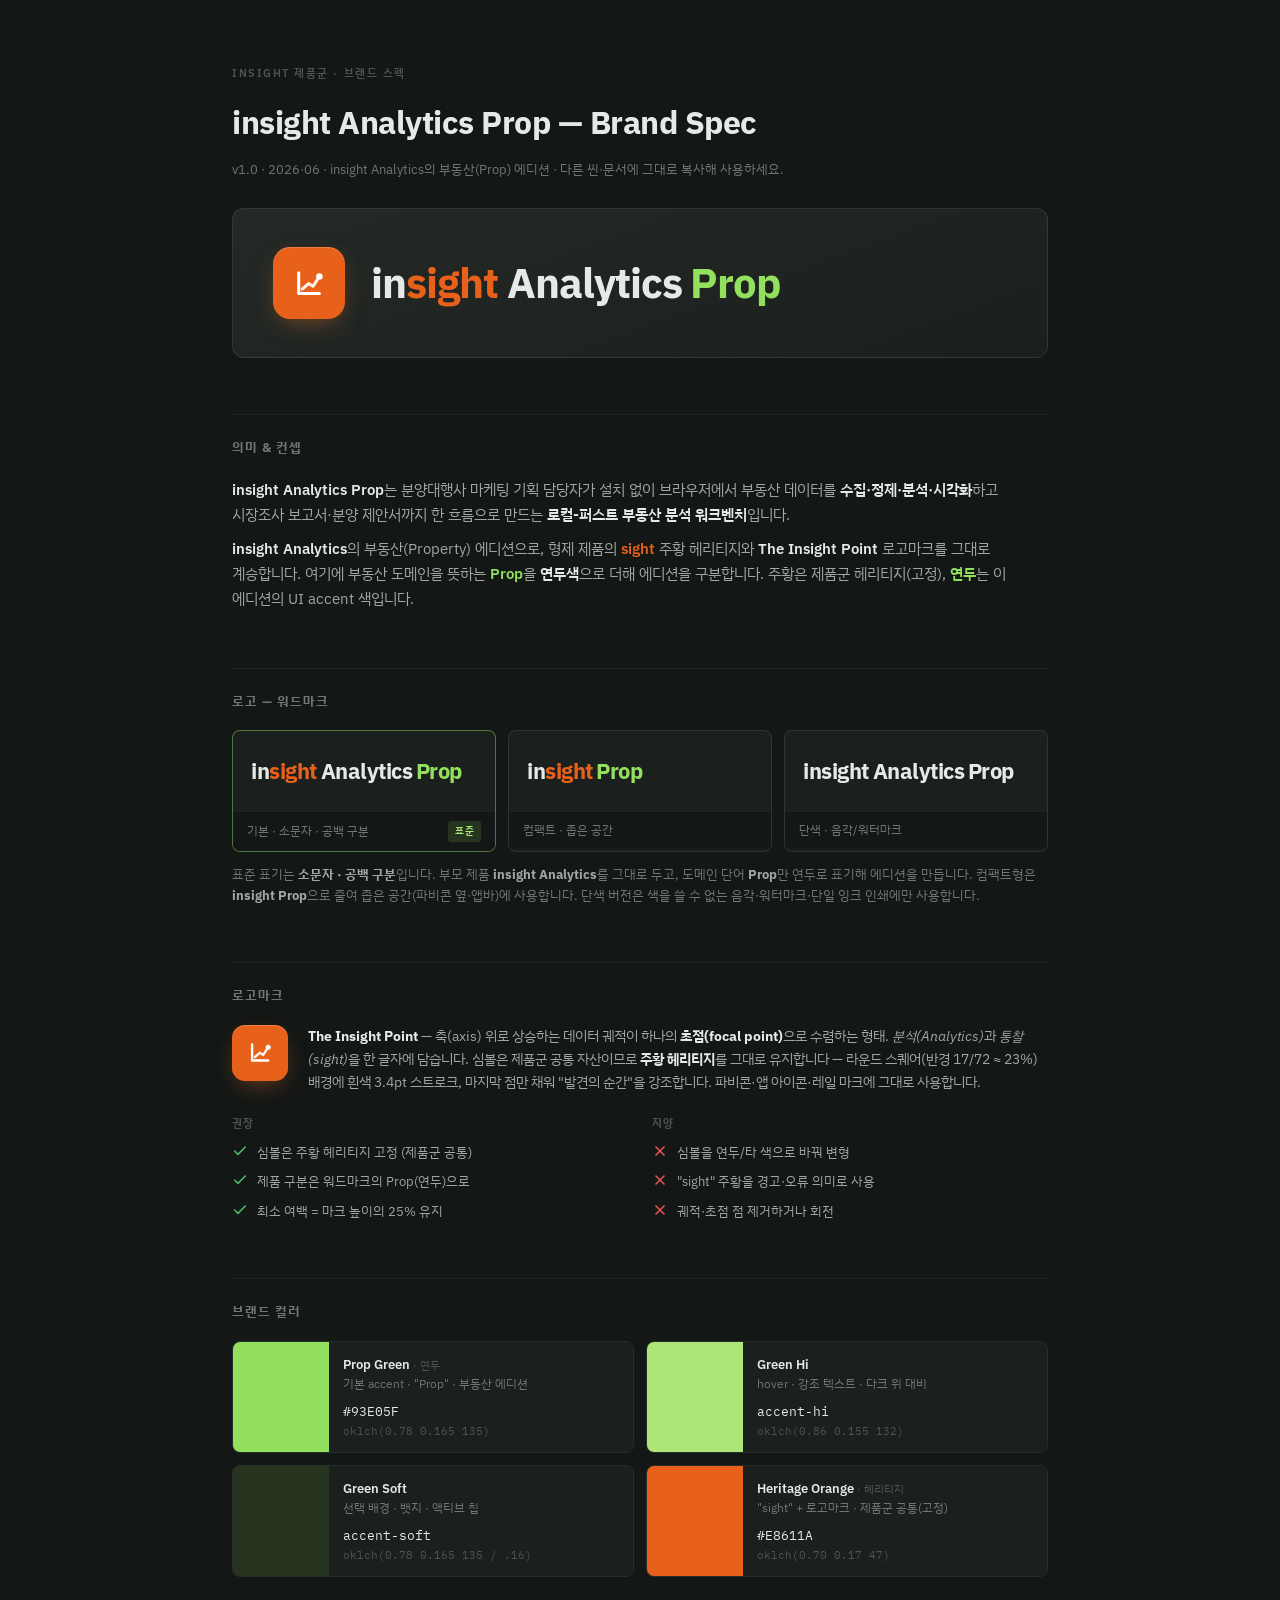
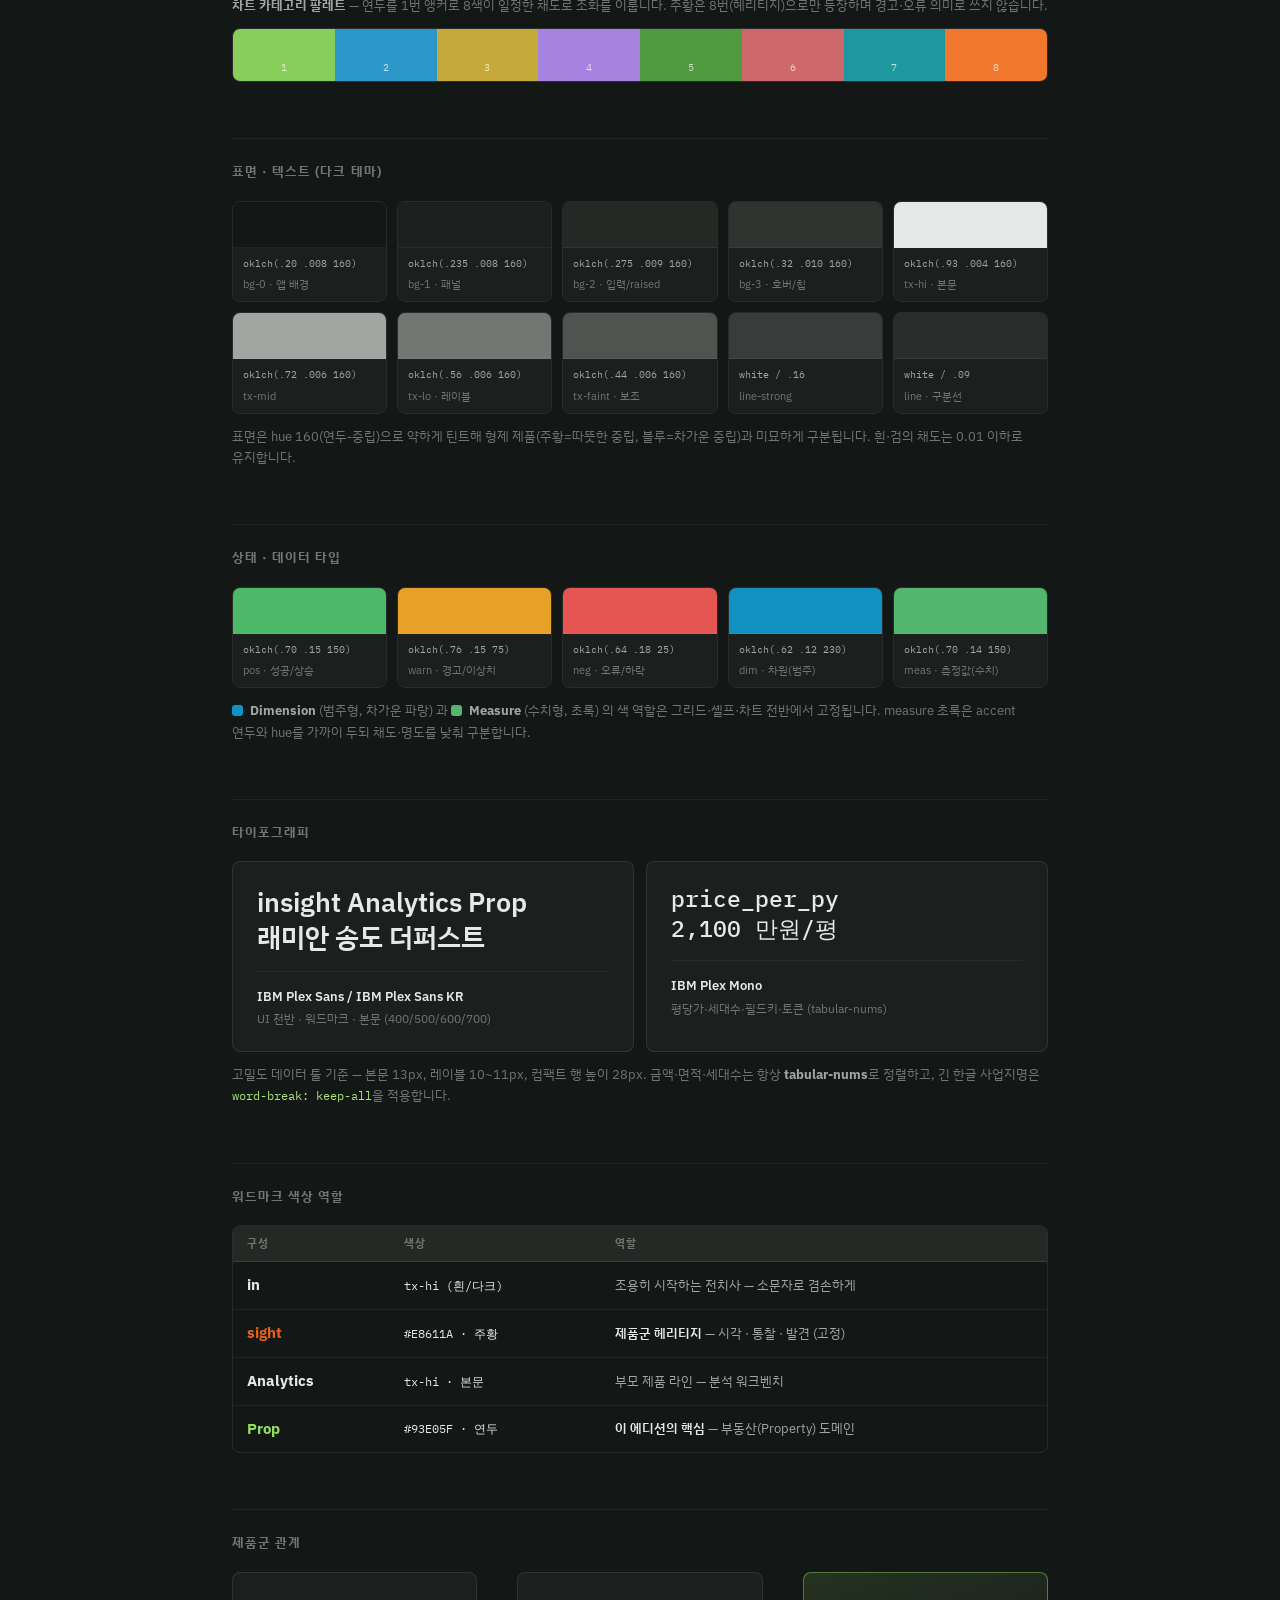
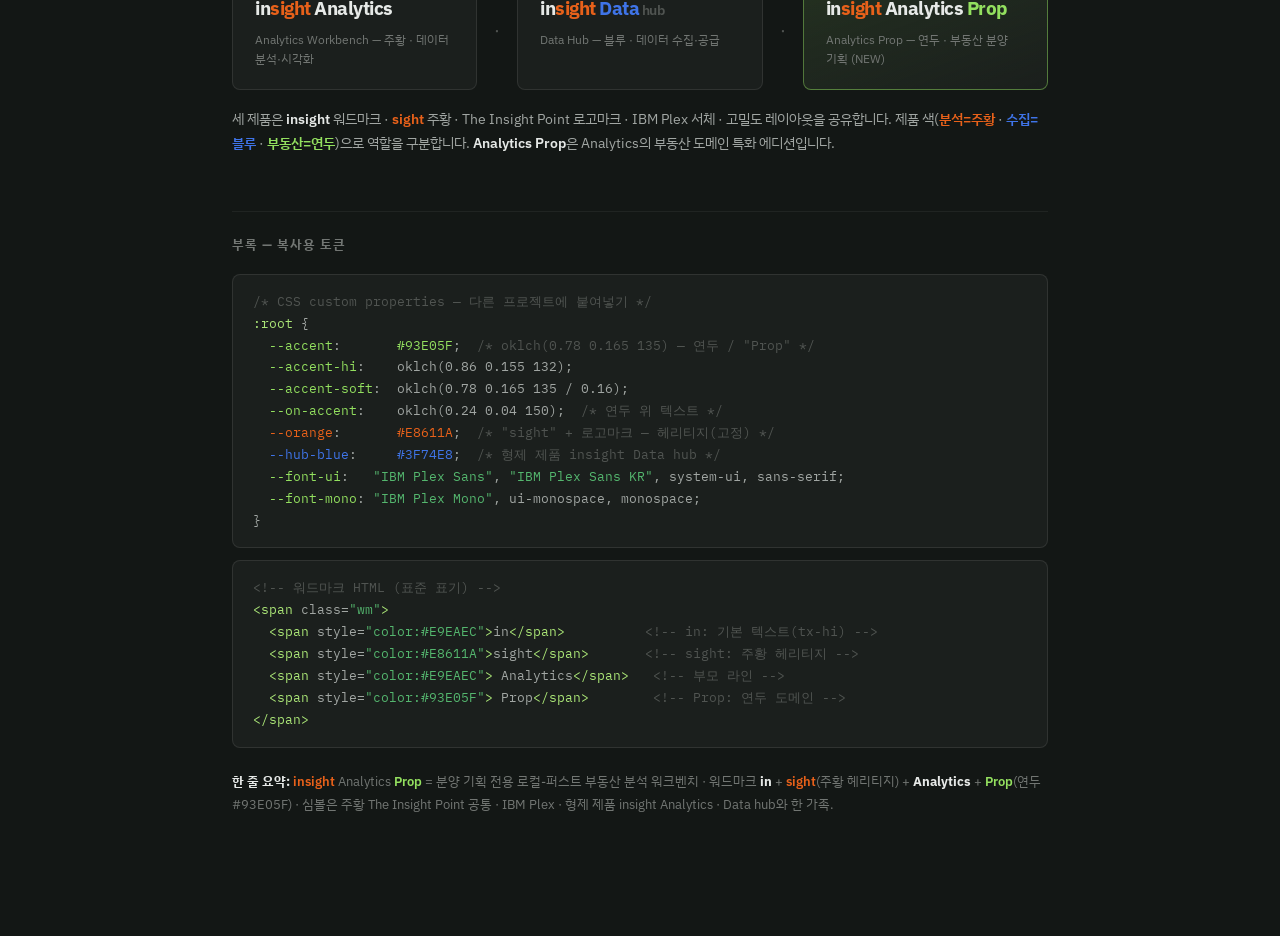
<file: docs/design_reference/insight Analytics workbench for prop/insight Analytics Prop - Brand Spec.html>
<!DOCTYPE html>
<html lang="ko" data-theme="dark">
<head>
<meta charset="utf-8" />
<meta name="viewport" content="width=device-width, initial-scale=1.0" />
<title>insight Analytics Prop — Brand Spec</title>
<link rel="preconnect" href="https://fonts.googleapis.com" />
<link rel="preconnect" href="https://fonts.gstatic.com" crossorigin />
<link href="https://fonts.googleapis.com/css2?family=IBM+Plex+Sans:wght@400;500;600;700&family=IBM+Plex+Sans+KR:wght@400;500;600;700&family=IBM+Plex+Mono:wght@400;500;600&display=swap" rel="stylesheet" />
<style>
  :root {
    /* Surfaces — faint green-neutral (hue 160) */
    --bg-0: oklch(0.20 0.008 160);
    --bg-1: oklch(0.235 0.008 160);
    --bg-2: oklch(0.275 0.009 160);
    --bg-3: oklch(0.32 0.010 160);
    --line: oklch(1 0 0 / 0.09);
    --line-2: oklch(1 0 0 / 0.055);
    --line-strong: oklch(1 0 0 / 0.16);
    /* Text */
    --tx-hi: oklch(0.93 0.004 160);
    --tx-mid: oklch(0.72 0.006 160);
    --tx-lo: oklch(0.56 0.006 160);
    --tx-faint: oklch(0.44 0.006 160);
    /* Brand — Prop Green(연두) accent */
    --accent: #93E05F;                 /* 연두 — oklch(0.78 0.165 135) */
    --accent-hi: oklch(0.86 0.155 132);
    --accent-deep: oklch(0.62 0.15 140);
    --accent-soft: oklch(0.78 0.165 135 / 0.16);
    --accent-line: oklch(0.78 0.165 135 / 0.50);
    --on-accent: oklch(0.24 0.04 150);
    /* Heritage + sibling marks */
    --orange: #E8611A;                 /* "sight" + 로고마크 — 제품군 헤리티지(고정) */
    --hub-blue: #3F74E8;               /* 형제 제품 — Data hub */
    /* Data roles */
    --dim: oklch(0.62 0.12 230);
    --meas: oklch(0.70 0.14 150);
    --pos: oklch(0.70 0.15 150);
    --warn: oklch(0.76 0.15 75);
    --neg: oklch(0.64 0.18 25);
    /* Chart palette — green-anchored */
    --cat-1: oklch(0.78 0.165 135);
    --cat-2: oklch(0.64 0.12 235);
    --cat-3: oklch(0.74 0.13 95);
    --cat-4: oklch(0.68 0.14 300);
    --cat-5: oklch(0.62 0.15 140);
    --cat-6: oklch(0.64 0.13 20);
    --cat-7: oklch(0.62 0.10 200);
    --cat-8: oklch(0.70 0.17 48);

    --font-ui: "IBM Plex Sans", "IBM Plex Sans KR", system-ui, -apple-system, sans-serif;
    --font-mono: "IBM Plex Mono", ui-monospace, monospace;
    --r-sm: 4px; --r-md: 8px; --r-lg: 12px;
  }
  * { margin: 0; padding: 0; box-sizing: border-box; }
  ::selection { background: var(--accent-soft); }
  body {
    background: var(--bg-0); color: var(--tx-hi);
    font-family: var(--font-ui); font-size: 16px; line-height: 1.65;
    -webkit-font-smoothing: antialiased; word-break: keep-all;
  }
  .wrap { max-width: 880px; margin: 0 auto; padding: 64px 32px 120px; }

  .eyebrow { font-size: 11px; font-weight: 600; letter-spacing: 0.14em; text-transform: uppercase; color: var(--tx-faint); }
  h1 { font-size: 32px; font-weight: 700; letter-spacing: -0.5px; margin: 14px 0 10px; color: var(--tx-hi); }
  .sub { font-size: 13px; color: var(--tx-lo); margin-bottom: 28px; }
  .sub code { font-family: var(--font-mono); font-size: 12px; color: var(--tx-mid); }

  /* Wordmark display */
  .wm-display {
    display: flex; align-items: center; gap: 26px;
    background: linear-gradient(160deg, var(--bg-2), var(--bg-1));
    border: 1px solid var(--line); border-radius: var(--r-lg);
    padding: 38px 40px; margin-bottom: 16px;
  }
  .wm { font-size: 42px; font-weight: 700; letter-spacing: -1px; line-height: 1; white-space: nowrap; }
  .wm .in { color: var(--tx-hi); }
  .wm .sight { color: var(--orange); }
  .wm .analytics { color: var(--tx-hi); margin-left: 0.22em; }
  .wm .prop { color: var(--accent); margin-left: 0.18em; }

  /* Logomark — orange heritage */
  .logomark {
    width: 72px; height: 72px; border-radius: 17px; flex-shrink: 0;
    background: var(--orange); display: flex; align-items: center; justify-content: center;
    box-shadow: 0 1px 0 oklch(1 0 0 / 0.18) inset, 0 8px 24px -8px oklch(0.70 0.17 47 / 0.5);
  }
  .logomark.sm { width: 56px; height: 56px; border-radius: 13px; }
  .logomark svg { width: 60%; height: 60%; }

  section { margin-top: 56px; }
  h2 {
    font-size: 13px; font-weight: 700; letter-spacing: 0.08em; text-transform: uppercase;
    color: var(--tx-lo); padding-top: 22px; border-top: 1px solid var(--line-2); margin-bottom: 18px;
  }
  p.lead { font-size: 14.5px; color: var(--tx-mid); line-height: 1.75; margin-bottom: 8px; }
  p.lead b { color: var(--tx-hi); font-weight: 600; }
  .accent-tx { color: var(--accent); font-weight: 600; }
  .orange-tx { color: var(--orange); font-weight: 600; }

  .grid-3 { display: grid; grid-template-columns: repeat(3, 1fr); gap: 12px; }
  .wm-card { background: var(--bg-1); border: 1px solid var(--line); border-radius: var(--r-md); overflow: hidden; }
  .wm-card.primary { border-color: var(--accent-line); }
  .wm-card .body { padding: 22px 18px; display: flex; align-items: center; min-height: 78px; }
  .wm-card .foot { display: flex; align-items: center; gap: 8px; padding: 9px 14px; border-top: 1px solid var(--line-2); background: var(--bg-0); }
  .wm-card .foot .lbl { font-size: 11.5px; color: var(--tx-lo); white-space: nowrap; }
  .wm-card .foot .tag { margin-left: auto; font-size: 10px; font-weight: 700; padding: 2px 7px; border-radius: 3px; background: var(--accent-soft); color: var(--accent-hi); letter-spacing: 0.04em; }
  .wm-md { font-size: 22px; font-weight: 700; letter-spacing: -0.5px; white-space: nowrap; }
  .wm-md .in { color: var(--tx-hi); } .wm-md .sight { color: var(--orange); }
  .wm-md .analytics { color: var(--tx-hi); margin-left: 0.2em; } .wm-md .prop { color: var(--accent); margin-left: 0.16em; }
  .wm-md.mono .in, .wm-md.mono .sight, .wm-md.mono .analytics, .wm-md.mono .prop { color: var(--tx-hi); }
  .note { font-size: 12.5px; color: var(--tx-lo); line-height: 1.7; margin-top: 12px; }
  .note b { color: var(--tx-mid); }

  .lm-row { display: flex; align-items: flex-start; gap: 20px; }
  .lm-text { font-size: 13.5px; color: var(--tx-mid); line-height: 1.7; }
  .lm-text b { color: var(--tx-hi); }

  .dd { display: grid; grid-template-columns: 1fr 1fr; gap: 24px; margin-top: 20px; }
  .dd-h { font-size: 11px; font-weight: 700; letter-spacing: 0.08em; text-transform: uppercase; color: var(--tx-faint); margin-bottom: 10px; }
  .dd ul { list-style: none; display: flex; flex-direction: column; gap: 8px; }
  .dd li { display: flex; align-items: flex-start; gap: 9px; font-size: 13px; color: var(--tx-mid); }
  .dd .mk { width: 16px; height: 16px; flex-shrink: 0; margin-top: 1px; }
  .dd .ok .mk { color: var(--pos); } .dd .no .mk { color: var(--neg); }

  .colors { display: grid; grid-template-columns: 1fr 1fr; gap: 12px; }
  .col-card { display: flex; border: 1px solid var(--line); border-radius: var(--r-md); overflow: hidden; }
  .col-swatch { width: 96px; flex-shrink: 0; }
  .col-meta { padding: 12px 14px; background: var(--bg-1); flex: 1; min-width: 0; }
  .col-name { font-size: 13px; font-weight: 600; color: var(--tx-hi); }
  .col-role { font-size: 11.5px; color: var(--tx-lo); margin-bottom: 7px; }
  .col-hex { font-family: var(--font-mono); font-size: 12.5px; color: var(--tx-hi); }
  .col-oklch { font-family: var(--font-mono); font-size: 11px; color: var(--tx-faint); }

  .sw-grid { display: grid; grid-template-columns: repeat(5, 1fr); gap: 10px; }
  .sw-grid.s4 { grid-template-columns: repeat(5, 1fr); }
  .sw { border: 1px solid var(--line); border-radius: var(--r-md); overflow: hidden; }
  .sw .chip { height: 46px; border-bottom: 1px solid var(--line-2); }
  .sw .meta { padding: 8px 10px; background: var(--bg-1); }
  .sw .okk { font-family: var(--font-mono); font-size: 10px; color: var(--tx-mid); display: block; word-break: break-all; }
  .sw .nm { font-size: 11px; color: var(--tx-lo); margin-top: 3px; display: block; }

  .pal { display: flex; border-radius: var(--r-md); overflow: hidden; border: 1px solid var(--line); margin-top: 12px; }
  .pal span { flex: 1; height: 52px; position: relative; }
  .pal span::after { content: attr(data-i); position: absolute; bottom: 5px; left: 0; right: 0; text-align: center; font-family: var(--font-mono); font-size: 10px; color: oklch(1 0 0 / 0.7); }

  .typo { display: grid; grid-template-columns: 1fr 1fr; gap: 12px; }
  .typo-card { background: var(--bg-1); border: 1px solid var(--line); border-radius: var(--r-md); padding: 22px 24px; }
  .typo-big { font-size: 27px; font-weight: 600; color: var(--tx-hi); line-height: 1.3; }
  .typo-big.mono { font-family: var(--font-mono); font-weight: 500; font-size: 23px; }
  .typo-meta { margin-top: 16px; padding-top: 14px; border-top: 1px solid var(--line-2); }
  .typo-fam { font-size: 13px; font-weight: 600; color: var(--tx-hi); }
  .typo-use { font-size: 11.5px; color: var(--tx-lo); margin-top: 3px; }

  .tbl-wrap { border: 1px solid var(--line); border-radius: var(--r-md); overflow: hidden; }
  table { width: 100%; border-collapse: collapse; }
  th { background: var(--bg-2); text-align: left; font-size: 10.5px; font-weight: 700; text-transform: uppercase; letter-spacing: 0.07em; color: var(--tx-lo); padding: 9px 14px; border-bottom: 1px solid var(--line); }
  td { padding: 11px 14px; font-size: 13px; color: var(--tx-mid); border-bottom: 1px solid var(--line-2); vertical-align: middle; }
  tr:last-child td { border-bottom: none; }
  td b { color: var(--tx-hi); font-weight: 600; }
  .wm-pill { font-size: 15px; font-weight: 700; }
  .wm-pill .in { color: var(--tx-hi); } .wm-pill .sight { color: var(--orange); }
  .wm-pill .analytics { color: var(--tx-hi); } .wm-pill .prop { color: var(--accent); }
  .dot { display: inline-block; width: 11px; height: 11px; border-radius: 3px; vertical-align: -1px; margin-right: 7px; }
  .mono-sm { font-family: var(--font-mono); font-size: 12px; color: var(--tx-hi); }

  .family { display: flex; align-items: stretch; gap: 0; margin-bottom: 18px; }
  .fam-card { flex: 1; background: var(--bg-1); border: 1px solid var(--line); border-radius: var(--r-md); padding: 20px 22px; }
  .fam-card.active { border-color: var(--accent-line); background: linear-gradient(160deg, var(--accent-soft), var(--bg-1)); }
  .fam-wm { font-size: 19px; font-weight: 700; letter-spacing: -0.5px; }
  .fam-wm .in { color: var(--tx-hi); }
  .fam-wm .hub { color: var(--tx-faint); font-size: 0.72em; font-weight: 600; }
  .fam-sub { font-size: 11.5px; color: var(--tx-lo); margin-top: 7px; }
  .fam-link { display: flex; align-items: center; justify-content: center; width: 40px; flex-shrink: 0; color: var(--tx-faint); font-size: 18px; }

  pre { background: var(--bg-1); border: 1px solid var(--line); border-radius: var(--r-md); padding: 16px 20px; overflow-x: auto; font-family: var(--font-mono); font-size: 12.5px; line-height: 1.75; color: var(--tx-mid); margin-top: 12px; }
  pre .c { color: var(--tx-faint); }
  pre .k { color: var(--accent-hi); }
  pre .s { color: var(--meas); }
  pre .b { color: var(--hub-blue); }
  pre .g { color: var(--accent); }
  pre .o { color: var(--orange); }

  .summary { margin-top: 22px; font-size: 13px; color: var(--tx-lo); line-height: 1.8; }
  .summary b { color: var(--tx-hi); }
  .summary .sight { color: var(--orange); font-weight: 600; }
  .summary .prop { color: var(--accent); font-weight: 600; }

  @media (max-width: 720px) {
    .grid-3, .colors, .typo, .sw-grid, .sw-grid.s4, .dd { grid-template-columns: 1fr 1fr; }
    .family { flex-direction: column; gap: 12px; } .fam-link { width: auto; height: 28px; transform: rotate(90deg); }
    .wm { font-size: 30px; } .wm-display { flex-direction: column; align-items: flex-start; gap: 18px; }
  }
</style>
</head>
<template id="__bundler_thumbnail" data-bg-color="#1b201b">
  <svg viewBox="0 0 1200 800" xmlns="http://www.w3.org/2000/svg">
    <rect x="468" y="284" width="264" height="264" rx="60" fill="#E8611A"></rect>
    <g stroke="#ffffff" stroke-width="20" fill="none" stroke-linecap="round" stroke-linejoin="round">
      <path d="M536 360 V472 H648"></path>
      <path d="M560 444 L596 408 L622 424 L660 376"></path>
    </g>
    <circle cx="660" cy="376" r="18" fill="#ffffff"></circle>
    <rect x="700" y="520" width="64" height="64" rx="16" fill="#93E05F"></rect>
  </svg>
</template>
<body>
<div class="wrap">

  <!-- Hero -->
  <div class="eyebrow">Insight 제품군 · 브랜드 스펙</div>
  <h1>insight Analytics Prop — Brand Spec</h1>
  <div class="sub">v1.0 · 2026·06 · insight Analytics의 부동산(Prop) 에디션 · 다른 씬·문서에 그대로 복사해 사용하세요.</div>

  <div class="wm-display">
    <div class="logomark">
      <svg viewBox="0 0 48 48" fill="none" stroke="#fff" stroke-width="3.4" stroke-linecap="round" stroke-linejoin="round">
        <path d="M13 12 V35 H36" />
        <path d="M17 30 L24 24 L29 27 L36 16" stroke-opacity="0.92" />
        <circle cx="36" cy="16" r="3.6" fill="#fff" stroke="none" />
      </svg>
    </div>
    <div class="wm"><span class="in">in</span><span class="sight">sight</span><span class="analytics">Analytics</span><span class="prop">Prop</span></div>
  </div>

  <!-- 의미 & 컨셉 -->
  <section>
    <h2>의미 &amp; 컨셉</h2>
    <p class="lead">
      <b>insight Analytics Prop</b>는 분양대행사 마케팅 기획 담당자가 설치 없이 브라우저에서 부동산 데이터를 <b>수집·정제·분석·시각화</b>하고 시장조사 보고서·분양 제안서까지 한 흐름으로 만드는 <b>로컬-퍼스트 부동산 분석 워크벤치</b>입니다.
    </p>
    <p class="lead">
      <b>insight Analytics</b>의 부동산(Property) 에디션으로, 형제 제품의 <span class="orange-tx">sight</span> 주황 헤리티지와 <b>The Insight Point</b> 로고마크를 그대로 계승합니다. 여기에 부동산 도메인을 뜻하는 <span class="accent-tx">Prop</span>을 <b>연두색</b>으로 더해 에디션을 구분합니다. 주황은 제품군 헤리티지(고정), <span class="accent-tx">연두</span>는 이 에디션의 UI accent 색입니다.
    </p>
  </section>

  <!-- 로고 — 워드마크 -->
  <section>
    <h2>로고 — 워드마크</h2>
    <div class="grid-3">
      <div class="wm-card primary">
        <div class="body"><span class="wm-md"><span class="in">in</span><span class="sight">sight</span><span class="analytics">Analytics</span><span class="prop">Prop</span></span></div>
        <div class="foot"><span class="lbl">기본 · 소문자 · 공백 구분</span><span class="tag">표준</span></div>
      </div>
      <div class="wm-card">
        <div class="body"><span class="wm-md"><span class="in">in</span><span class="sight">sight</span><span class="prop">Prop</span></span></div>
        <div class="foot"><span class="lbl">컴팩트 · 좁은 공간</span></div>
      </div>
      <div class="wm-card">
        <div class="body"><span class="wm-md mono"><span class="in">in</span><span class="sight">sight</span><span class="analytics">Analytics</span><span class="prop">Prop</span></span></div>
        <div class="foot"><span class="lbl">단색 · 음각/워터마크</span></div>
      </div>
    </div>
    <p class="note">
      표준 표기는 <b>소문자 · 공백 구분</b>입니다. 부모 제품 <b>insight Analytics</b>를 그대로 두고, 도메인 단어 <b>Prop</b>만 연두로 표기해 에디션을 만듭니다. 컴팩트형은 <b>insight Prop</b>으로 줄여 좁은 공간(파비콘 옆·앱바)에 사용합니다. 단색 버전은 색을 쓸 수 없는 음각·워터마크·단일 잉크 인쇄에만 사용합니다.
    </p>
  </section>

  <!-- 로고마크 -->
  <section>
    <h2>로고마크</h2>
    <div class="lm-row">
      <div class="logomark sm">
        <svg viewBox="0 0 48 48" fill="none" stroke="#fff" stroke-width="3.4" stroke-linecap="round" stroke-linejoin="round">
          <path d="M13 12 V35 H36" />
          <path d="M17 30 L24 24 L29 27 L36 16" stroke-opacity="0.92" />
          <circle cx="36" cy="16" r="3.6" fill="#fff" stroke="none" />
        </svg>
      </div>
      <div class="lm-text">
        <b>The Insight Point</b> — 축(axis) 위로 상승하는 데이터 궤적이 하나의 <b>초점(focal point)</b>으로 수렴하는 형태. <em>분석(Analytics)</em>과 <em>통찰(sight)</em>을 한 글자에 담습니다. 심볼은 제품군 공통 자산이므로 <b>주황 헤리티지</b>를 그대로 유지합니다 — 라운드 스퀘어(반경 17/72 ≈ 23%) 배경에 흰색 3.4pt 스트로크, 마지막 점만 채워 "발견의 순간"을 강조합니다. 파비콘·앱 아이콘·레일 마크에 그대로 사용합니다.
      </div>
    </div>
    <div class="dd">
      <div>
        <div class="dd-h">권장</div>
        <ul>
          <li class="ok"><svg class="mk" viewBox="0 0 24 24" fill="none" stroke="currentColor" stroke-width="2.4" stroke-linecap="round" stroke-linejoin="round"><polyline points="20 6 9 17 4 12"/></svg>심볼은 주황 헤리티지 고정 (제품군 공통)</li>
          <li class="ok"><svg class="mk" viewBox="0 0 24 24" fill="none" stroke="currentColor" stroke-width="2.4" stroke-linecap="round" stroke-linejoin="round"><polyline points="20 6 9 17 4 12"/></svg>제품 구분은 워드마크의 Prop(연두)으로</li>
          <li class="ok"><svg class="mk" viewBox="0 0 24 24" fill="none" stroke="currentColor" stroke-width="2.4" stroke-linecap="round" stroke-linejoin="round"><polyline points="20 6 9 17 4 12"/></svg>최소 여백 = 마크 높이의 25% 유지</li>
        </ul>
      </div>
      <div>
        <div class="dd-h">지양</div>
        <ul>
          <li class="no"><svg class="mk" viewBox="0 0 24 24" fill="none" stroke="currentColor" stroke-width="2.4" stroke-linecap="round" stroke-linejoin="round"><line x1="18" y1="6" x2="6" y2="18"/><line x1="6" y1="6" x2="18" y2="18"/></svg>심볼을 연두/타 색으로 바꿔 변형</li>
          <li class="no"><svg class="mk" viewBox="0 0 24 24" fill="none" stroke="currentColor" stroke-width="2.4" stroke-linecap="round" stroke-linejoin="round"><line x1="18" y1="6" x2="6" y2="18"/><line x1="6" y1="6" x2="18" y2="18"/></svg>"sight" 주황을 경고·오류 의미로 사용</li>
          <li class="no"><svg class="mk" viewBox="0 0 24 24" fill="none" stroke="currentColor" stroke-width="2.4" stroke-linecap="round" stroke-linejoin="round"><line x1="18" y1="6" x2="6" y2="18"/><line x1="6" y1="6" x2="18" y2="18"/></svg>궤적·초점 점 제거하거나 회전</li>
        </ul>
      </div>
    </div>
  </section>

  <!-- 브랜드 컬러 -->
  <section>
    <h2>브랜드 컬러</h2>
    <div class="colors">
      <div class="col-card">
        <div class="col-swatch" style="background:#93E05F"></div>
        <div class="col-meta">
          <div class="col-name">Prop Green <span style="color:var(--tx-faint);font-weight:400;font-size:.85em">· 연두</span></div>
          <div class="col-role">기본 accent · "Prop" · 부동산 에디션</div>
          <div class="col-hex">#93E05F</div>
          <div class="col-oklch">oklch(0.78 0.165 135)</div>
        </div>
      </div>
      <div class="col-card">
        <div class="col-swatch" style="background:oklch(0.86 0.155 132)"></div>
        <div class="col-meta">
          <div class="col-name">Green Hi</div>
          <div class="col-role">hover · 강조 텍스트 · 다크 위 대비</div>
          <div class="col-hex">accent-hi</div>
          <div class="col-oklch">oklch(0.86 0.155 132)</div>
        </div>
      </div>
      <div class="col-card">
        <div class="col-swatch" style="background:var(--accent-soft)"></div>
        <div class="col-meta">
          <div class="col-name">Green Soft</div>
          <div class="col-role">선택 배경 · 뱃지 · 액티브 칩</div>
          <div class="col-hex">accent-soft</div>
          <div class="col-oklch">oklch(0.78 0.165 135 / .16)</div>
        </div>
      </div>
      <div class="col-card">
        <div class="col-swatch" style="background:#E8611A"></div>
        <div class="col-meta">
          <div class="col-name">Heritage Orange <span style="color:var(--tx-faint);font-weight:400;font-size:.85em">· 헤리티지</span></div>
          <div class="col-role">"sight" + 로고마크 · 제품군 공통(고정)</div>
          <div class="col-hex">#E8611A</div>
          <div class="col-oklch">oklch(0.70 0.17 47)</div>
        </div>
      </div>
    </div>

    <p class="note" style="margin-top:18px"><b>차트 카테고리 팔레트</b> — 연두를 1번 앵커로 8색이 일정한 채도로 조화를 이룹니다. 주황은 8번(헤리티지)으로만 등장하며 경고·오류 의미로 쓰지 않습니다.</p>
    <div class="pal">
      <span data-i="1" style="background:var(--cat-1)"></span>
      <span data-i="2" style="background:var(--cat-2)"></span>
      <span data-i="3" style="background:var(--cat-3)"></span>
      <span data-i="4" style="background:var(--cat-4)"></span>
      <span data-i="5" style="background:var(--cat-5)"></span>
      <span data-i="6" style="background:var(--cat-6)"></span>
      <span data-i="7" style="background:var(--cat-7)"></span>
      <span data-i="8" style="background:var(--cat-8)"></span>
    </div>
  </section>

  <!-- 표면 · 텍스트 -->
  <section>
    <h2>표면 · 텍스트 (다크 테마)</h2>
    <div class="sw-grid">
      <div class="sw"><div class="chip" style="background:var(--bg-0)"></div><div class="meta"><span class="okk">oklch(.20 .008 160)</span><span class="nm">bg-0 · 앱 배경</span></div></div>
      <div class="sw"><div class="chip" style="background:var(--bg-1)"></div><div class="meta"><span class="okk">oklch(.235 .008 160)</span><span class="nm">bg-1 · 패널</span></div></div>
      <div class="sw"><div class="chip" style="background:var(--bg-2)"></div><div class="meta"><span class="okk">oklch(.275 .009 160)</span><span class="nm">bg-2 · 입력/raised</span></div></div>
      <div class="sw"><div class="chip" style="background:var(--bg-3)"></div><div class="meta"><span class="okk">oklch(.32 .010 160)</span><span class="nm">bg-3 · 호버/칩</span></div></div>
      <div class="sw"><div class="chip" style="background:var(--tx-hi)"></div><div class="meta"><span class="okk">oklch(.93 .004 160)</span><span class="nm">tx-hi · 본문</span></div></div>
      <div class="sw"><div class="chip" style="background:var(--tx-mid)"></div><div class="meta"><span class="okk">oklch(.72 .006 160)</span><span class="nm">tx-mid</span></div></div>
      <div class="sw"><div class="chip" style="background:var(--tx-lo)"></div><div class="meta"><span class="okk">oklch(.56 .006 160)</span><span class="nm">tx-lo · 레이블</span></div></div>
      <div class="sw"><div class="chip" style="background:var(--tx-faint)"></div><div class="meta"><span class="okk">oklch(.44 .006 160)</span><span class="nm">tx-faint · 보조</span></div></div>
      <div class="sw"><div class="chip" style="background:var(--line-strong)"></div><div class="meta"><span class="okk">white / .16</span><span class="nm">line-strong</span></div></div>
      <div class="sw"><div class="chip" style="background:var(--line)"></div><div class="meta"><span class="okk">white / .09</span><span class="nm">line · 구분선</span></div></div>
    </div>
    <p class="note">표면은 hue 160(연두-중립)으로 약하게 틴트해 형제 제품(주황=따뜻한 중립, 블루=차가운 중립)과 미묘하게 구분됩니다. 흰·검의 채도는 0.01 이하로 유지합니다.</p>
  </section>

  <!-- 상태 · 데이터 타입 -->
  <section>
    <h2>상태 · 데이터 타입</h2>
    <div class="sw-grid s4">
      <div class="sw"><div class="chip" style="background:var(--pos)"></div><div class="meta"><span class="okk">oklch(.70 .15 150)</span><span class="nm">pos · 성공/상승</span></div></div>
      <div class="sw"><div class="chip" style="background:var(--warn)"></div><div class="meta"><span class="okk">oklch(.76 .15 75)</span><span class="nm">warn · 경고/이상치</span></div></div>
      <div class="sw"><div class="chip" style="background:var(--neg)"></div><div class="meta"><span class="okk">oklch(.64 .18 25)</span><span class="nm">neg · 오류/하락</span></div></div>
      <div class="sw"><div class="chip" style="background:var(--dim)"></div><div class="meta"><span class="okk">oklch(.62 .12 230)</span><span class="nm">dim · 차원(범주)</span></div></div>
      <div class="sw"><div class="chip" style="background:var(--meas)"></div><div class="meta"><span class="okk">oklch(.70 .14 150)</span><span class="nm">meas · 측정값(수치)</span></div></div>
    </div>
    <p class="note"><span class="dot" style="background:var(--dim)"></span><b style="color:var(--tx-mid)">Dimension</b> (범주형, 차가운 파랑) 과 <span class="dot" style="background:var(--meas)"></span><b style="color:var(--tx-mid)">Measure</b> (수치형, 초록) 의 색 역할은 그리드·셸프·차트 전반에서 고정됩니다. measure 초록은 accent 연두와 hue를 가까이 두되 채도·명도를 낮춰 구분합니다.</p>
  </section>

  <!-- 타이포그래피 -->
  <section>
    <h2>타이포그래피</h2>
    <div class="typo">
      <div class="typo-card">
        <div class="typo-big">insight Analytics Prop</div>
        <div class="typo-big">래미안 송도 더퍼스트</div>
        <div class="typo-meta">
          <div class="typo-fam">IBM Plex Sans / IBM Plex Sans KR</div>
          <div class="typo-use">UI 전반 · 워드마크 · 본문 (400/500/600/700)</div>
        </div>
      </div>
      <div class="typo-card">
        <div class="typo-big mono">price_per_py</div>
        <div class="typo-big mono">2,100 만원/평</div>
        <div class="typo-meta">
          <div class="typo-fam">IBM Plex Mono</div>
          <div class="typo-use">평당가·세대수·필드키·토큰 (tabular-nums)</div>
        </div>
      </div>
    </div>
    <p class="note">고밀도 데이터 툴 기준 — 본문 13px, 레이블 10~11px, 컴팩트 행 높이 28px. 금액·면적·세대수는 항상 <b>tabular-nums</b>로 정렬하고, 긴 한글 사업지명은 <code style="font-family:var(--font-mono);font-size:12px;color:var(--accent-hi)">word-break: keep-all</code>을 적용합니다.</p>
  </section>

  <!-- 워드마크 색상 역할 -->
  <section>
    <h2>워드마크 색상 역할</h2>
    <div class="tbl-wrap">
      <table>
        <thead><tr><th>구성</th><th>색상</th><th>역할</th></tr></thead>
        <tbody>
          <tr>
            <td><span class="wm-pill"><span class="in">in</span></span></td>
            <td><span class="mono-sm">tx-hi (흰/다크)</span></td>
            <td>조용히 시작하는 전치사 — 소문자로 겸손하게</td>
          </tr>
          <tr>
            <td><span class="wm-pill"><span class="sight">sight</span></span></td>
            <td><span class="mono-sm">#E8611A · 주황</span></td>
            <td><b>제품군 헤리티지</b> — 시각 · 통찰 · 발견 (고정)</td>
          </tr>
          <tr>
            <td><span class="wm-pill"><span class="analytics">Analytics</span></span></td>
            <td><span class="mono-sm">tx-hi · 본문</span></td>
            <td>부모 제품 라인 — 분석 워크벤치</td>
          </tr>
          <tr>
            <td><span class="wm-pill"><span class="prop">Prop</span></span></td>
            <td><span class="mono-sm">#93E05F · 연두</span></td>
            <td><b>이 에디션의 핵심</b> — 부동산(Property) 도메인</td>
          </tr>
        </tbody>
      </table>
    </div>
  </section>

  <!-- 제품군 관계 -->
  <section>
    <h2>제품군 관계</h2>
    <div class="family">
      <div class="fam-card">
        <div class="fam-wm"><span class="in">in</span><span style="color:var(--orange)">sight</span> <span style="color:var(--tx-hi)">Analytics</span></div>
        <div class="fam-sub">Analytics Workbench — 주황 · 데이터 분석·시각화</div>
      </div>
      <div class="fam-link">·</div>
      <div class="fam-card">
        <div class="fam-wm"><span class="in">in</span><span style="color:var(--orange)">sight</span> <span style="color:var(--hub-blue)">Data</span><span class="hub"> hub</span></div>
        <div class="fam-sub">Data Hub — 블루 · 데이터 수집·공급</div>
      </div>
      <div class="fam-link">·</div>
      <div class="fam-card active">
        <div class="fam-wm"><span class="in">in</span><span style="color:var(--orange)">sight</span> <span style="color:var(--tx-hi)">Analytics</span> <span style="color:var(--accent)">Prop</span></div>
        <div class="fam-sub">Analytics Prop — 연두 · 부동산 분양 기획 (NEW)</div>
      </div>
    </div>
    <p class="lead" style="font-size:13.5px">
      세 제품은 <b>insight</b> 워드마크 · <span class="orange-tx">sight</span> 주황 · The Insight Point 로고마크 · IBM Plex 서체 · 고밀도 레이아웃을 공유합니다. 제품 색(<span class="orange-tx">분석=주황</span> · <span style="color:var(--hub-blue);font-weight:600">수집=블루</span> · <span class="accent-tx">부동산=연두</span>)으로 역할을 구분합니다. <b>Analytics Prop</b>은 Analytics의 부동산 도메인 특화 에디션입니다.
    </p>
  </section>

  <!-- 부록 — 복사용 토큰 -->
  <section>
    <h2>부록 — 복사용 토큰</h2>
    <pre><span class="c">/* CSS custom properties — 다른 프로젝트에 붙여넣기 */</span>
<span class="k">:root</span> {
  <span class="g">--accent</span>:       <span class="g">#93E05F</span>;  <span class="c">/* oklch(0.78 0.165 135) — 연두 / "Prop" */</span>
  <span class="g">--accent-hi</span>:    oklch(0.86 0.155 132);
  <span class="g">--accent-soft</span>:  oklch(0.78 0.165 135 / 0.16);
  <span class="g">--on-accent</span>:    oklch(0.24 0.04 150);  <span class="c">/* 연두 위 텍스트 */</span>
  <span class="o">--orange</span>:       <span class="o">#E8611A</span>;  <span class="c">/* "sight" + 로고마크 — 헤리티지(고정) */</span>
  <span class="b">--hub-blue</span>:     <span class="b">#3F74E8</span>;  <span class="c">/* 형제 제품 insight Data hub */</span>
  <span class="g">--font-ui</span>:   <span class="s">"IBM Plex Sans"</span>, <span class="s">"IBM Plex Sans KR"</span>, system-ui, sans-serif;
  <span class="g">--font-mono</span>: <span class="s">"IBM Plex Mono"</span>, ui-monospace, monospace;
}</pre>
    <pre><span class="c">&lt;!-- 워드마크 HTML (표준 표기) --&gt;</span>
<span class="k">&lt;span</span> class=<span class="s">"wm"</span><span class="k">&gt;</span>
  <span class="k">&lt;span</span> style=<span class="s">"color:#E9EAEC"</span><span class="k">&gt;</span>in<span class="k">&lt;/span&gt;</span>          <span class="c">&lt;!-- in: 기본 텍스트(tx-hi) --&gt;</span>
  <span class="k">&lt;span</span> style=<span class="s">"color:#E8611A"</span><span class="k">&gt;</span>sight<span class="k">&lt;/span&gt;</span>       <span class="c">&lt;!-- sight: 주황 헤리티지 --&gt;</span>
  <span class="k">&lt;span</span> style=<span class="s">"color:#E9EAEC"</span><span class="k">&gt;</span> Analytics<span class="k">&lt;/span&gt;</span>   <span class="c">&lt;!-- 부모 라인 --&gt;</span>
  <span class="k">&lt;span</span> style=<span class="s">"color:#93E05F"</span><span class="k">&gt;</span> Prop<span class="k">&lt;/span&gt;</span>        <span class="c">&lt;!-- Prop: 연두 도메인 --&gt;</span>
<span class="k">&lt;/span&gt;</span></pre>

    <div class="summary">
      <b>한 줄 요약:</b> <span class="sight">insight</span> Analytics <span class="prop">Prop</span> = 분양 기획 전용 로컬-퍼스트 부동산 분석 워크벤치 · 워드마크 <b>in</b> + <span class="sight">sight</span>(주황 헤리티지) + <b>Analytics</b> + <span class="prop">Prop</span>(연두 #93E05F) · 심볼은 주황 The Insight Point 공통 · IBM Plex · 형제 제품 insight Analytics · Data hub와 한 가족.
    </div>
  </section>

</div>
</body>
</html>
</file>
